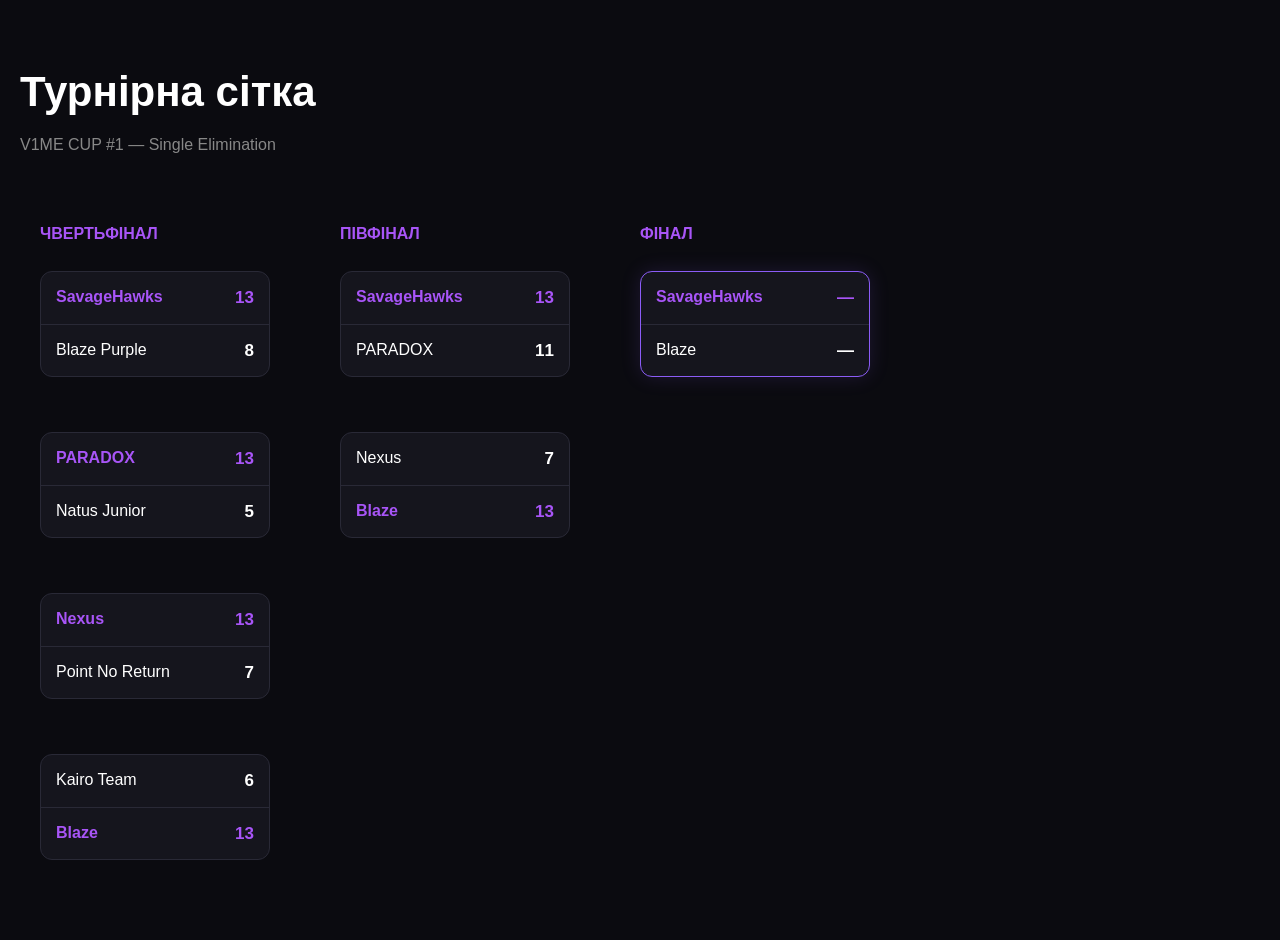
<file: bracket.html>
<!DOCTYPE html>
<html lang="uk">
<head>
    <meta charset="UTF-8">
    <meta name="viewport" content="width=device-width, initial-scale=1.0">

    <title>Сітка — V1ME Community</title>

    <link rel="stylesheet" href="style.css">

    <style>
        body {
            background: #0b0b10;
            color: white;
            font-family: Arial, sans-serif;
            margin: 0;
        }

        .bracket-page {
            max-width: 1400px;
            margin: auto;
            padding: 60px 20px;
        }

        .title {
            font-size: 42px;
            font-weight: 800;
            margin-bottom: 10px;
        }

        .subtitle {
            color: #888;
            margin-bottom: 45px;
        }

        .bracket {
            display: flex;
            gap: 70px;
            overflow-x: auto;
            padding: 20px;
        }

        .round {
            min-width: 230px;
        }

        .round-title {
            color: #a855f7;
            font-weight: 800;
            margin-bottom: 25px;
            text-transform: uppercase;
        }

        .round-matches {
            display: flex;
            flex-direction: column;
            gap: 55px;
        }

        .match-box {
            background: #15151d;
            border: 1px solid #292936;
            border-radius: 12px;
            overflow: hidden;
        }

        .team-row {
            display: flex;
            justify-content: space-between;
            padding: 13px 15px;
            border-bottom: 1px solid #292936;
        }

        .team-row:last-child {
            border-bottom: none;
        }

        .winner {
            color: #a855f7;
            font-weight: 800;
        }

        .score {
            font-weight: 800;
        }

        .final {
            border-color: #8b5cf6;
            box-shadow: 0 0 20px rgba(139,92,246,0.15);
        }
    </style>
</head>

<body>

<div class="bracket-page">

    <h1 class="title">Турнірна сітка</h1>

    <p class="subtitle">
        V1ME CUP #1 — Single Elimination
    </p>

    <div class="bracket">

        <!-- ЧВЕРТЬФІНАЛ -->
        <div class="round">

            <div class="round-title">
                Чвертьфінал
            </div>

            <div class="round-matches">

                <div class="match-box">
                    <div class="team-row winner">
                        SavageHawks
                        <span class="score">13</span>
                    </div>

                    <div class="team-row">
                        Blaze Purple
                        <span class="score">8</span>
                    </div>
                </div>


                <div class="match-box">
                    <div class="team-row winner">
                        PARADOX
                        <span class="score">13</span>
                    </div>

                    <div class="team-row">
                        Natus Junior
                        <span class="score">5</span>
                    </div>
                </div>


                <div class="match-box">
                    <div class="team-row winner">
                        Nexus
                        <span class="score">13</span>
                    </div>

                    <div class="team-row">
                        Point No Return
                        <span class="score">7</span>
                    </div>
                </div>


                <div class="match-box">
                    <div class="team-row">
                        Kairo Team
                        <span class="score">6</span>
                    </div>

                    <div class="team-row winner">
                        Blaze
                        <span class="score">13</span>
                    </div>
                </div>

            </div>
        </div>


        <!-- ПІВФІНАЛ -->
        <div class="round">

            <div class="round-title">
                Півфінал
            </div>

            <div class="round-matches">

                <div class="match-box">
                    <div class="team-row winner">
                        SavageHawks
                        <span class="score">13</span>
                    </div>

                    <div class="team-row">
                        PARADOX
                        <span class="score">11</span>
                    </div>
                </div>


                <div class="match-box">
                    <div class="team-row">
                        Nexus
                        <span class="score">7</span>
                    </div>

                    <div class="team-row winner">
                        Blaze
                        <span class="score">13</span>
                    </div>
                </div>

            </div>
        </div>


        <!-- ФІНАЛ -->
        <div class="round">

            <div class="round-title">
                Фінал
            </div>

            <div class="round-matches">

                <div class="match-box final">

                    <div class="team-row winner">
                        SavageHawks
                        <span class="score">—</span>
                    </div>

                    <div class="team-row">
                        Blaze
                        <span class="score">—</span>
                    </div>

                </div>

            </div>
        </div>

    </div>

</div>

</body>
</html>
</file>
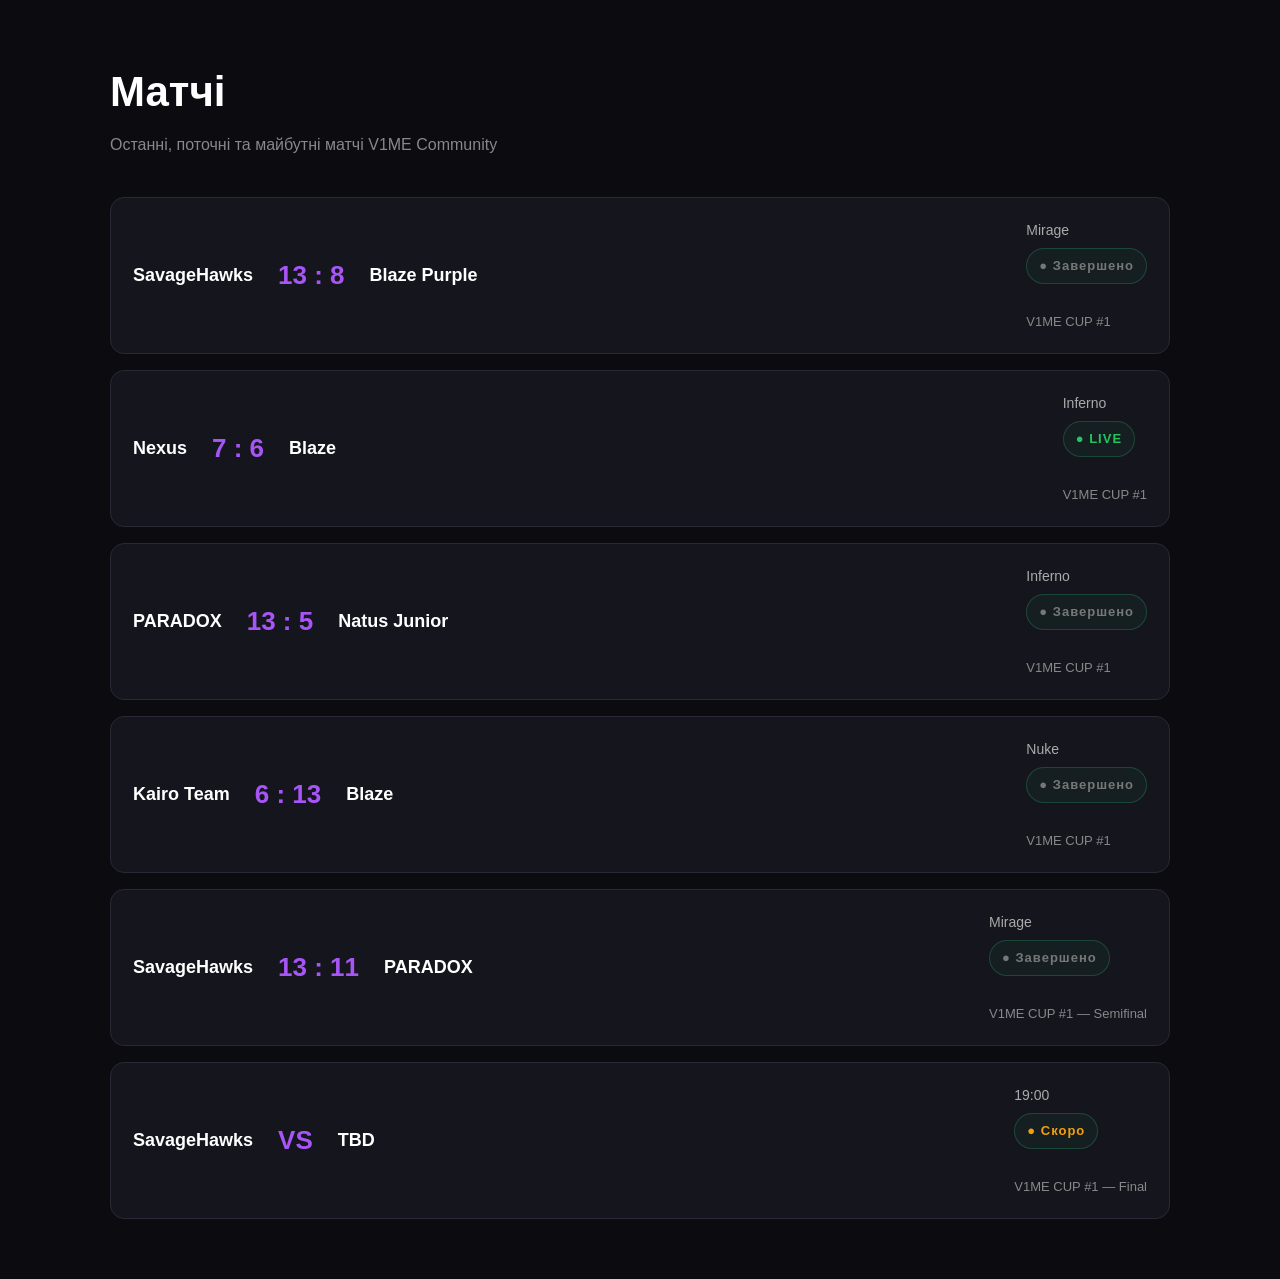
<file: matches.html>
<!DOCTYPE html>
<html lang="uk">
<head>
    <meta charset="UTF-8">
    <meta name="viewport" content="width=device-width, initial-scale=1.0">

    <title>Матчі — V1ME Community</title>

    <link rel="stylesheet" href="style.css">

    <style>
        body {
            background: #0b0b10;
            color: white;
            font-family: Arial, sans-serif;
            margin: 0;
        }

        .matches-container {
            max-width: 1100px;
            margin: auto;
            padding: 60px 20px;
        }

        .page-title {
            font-size: 42px;
            font-weight: 800;
            margin-bottom: 10px;
        }

        .page-description {
            color: #888;
            margin-bottom: 40px;
        }

        .matches {
            display: flex;
            flex-direction: column;
            gap: 16px;
        }

        .match-card {
            background: #15151d;
            border: 1px solid #292936;
            border-radius: 14px;
            padding: 22px;
            display: flex;
            align-items: center;
            justify-content: space-between;
            transition: 0.2s;
        }

        .match-card:hover {
            border-color: #8b5cf6;
            transform: translateY(-2px);
        }

        .teams {
            display: flex;
            align-items: center;
            gap: 25px;
            font-size: 18px;
            font-weight: 700;
        }

        .score {
            color: #a855f7;
            font-size: 26px;
            font-weight: 900;
        }

        .map {
            color: #aaa;
            font-size: 14px;
            margin-bottom: 7px;
        }

        .status {
            font-size: 13px;
            font-weight: 700;
        }

        .live {
            color: #22c55e;
        }

        .finished {
            color: #777;
        }

        .upcoming {
            color: #f59e0b;
        }

        .tournament-name {
            color: #888;
            font-size: 13px;
            margin-top: 6px;
        }

        @media (max-width: 700px) {

            .page-title {
                font-size: 32px;
            }

            .match-card {
                flex-direction: column;
                align-items: flex-start;
                gap: 15px;
            }

            .teams {
                gap: 12px;
                font-size: 15px;
            }

            .score {
                font-size: 22px;
            }
        }
    </style>
</head>

<body>

    <div class="matches-container">

        <h1 class="page-title">Матчі</h1>

        <p class="page-description">
            Останні, поточні та майбутні матчі V1ME Community
        </p>


        <div class="matches">


            <!-- MATCH 1 -->
            <div class="match-card">

                <div class="teams">
                    <span>SavageHawks</span>

                    <span class="score">
                        13 : 8
                    </span>

                    <span>Blaze Purple</span>
                </div>

                <div>
                    <div class="map">
                        Mirage
                    </div>

                    <div class="status finished">
                        ● Завершено
                    </div>

                    <div class="tournament-name">
                        V1ME CUP #1
                    </div>
                </div>

            </div>


            <!-- MATCH 2 -->
            <div class="match-card">

                <div class="teams">
                    <span>Nexus</span>

                    <span class="score">
                        7 : 6
                    </span>

                    <span>Blaze</span>
                </div>

                <div>
                    <div class="map">
                        Inferno
                    </div>

                    <div class="status live">
                        ● LIVE
                    </div>

                    <div class="tournament-name">
                        V1ME CUP #1
                    </div>
                </div>

            </div>


            <!-- MATCH 3 -->
            <div class="match-card">

                <div class="teams">
                    <span>PARADOX</span>

                    <span class="score">
                        13 : 5
                    </span>

                    <span>Natus Junior</span>
                </div>

                <div>
                    <div class="map">
                        Inferno
                    </div>

                    <div class="status finished">
                        ● Завершено
                    </div>

                    <div class="tournament-name">
                        V1ME CUP #1
                    </div>
                </div>

            </div>


            <!-- MATCH 4 -->
            <div class="match-card">

                <div class="teams">
                    <span>Kairo Team</span>

                    <span class="score">
                        6 : 13
                    </span>

                    <span>Blaze</span>
                </div>

                <div>
                    <div class="map">
                        Nuke
                    </div>

                    <div class="status finished">
                        ● Завершено
                    </div>

                    <div class="tournament-name">
                        V1ME CUP #1
                    </div>
                </div>

            </div>


            <!-- MATCH 5 -->
            <div class="match-card">

                <div class="teams">
                    <span>SavageHawks</span>

                    <span class="score">
                        13 : 11
                    </span>

                    <span>PARADOX</span>
                </div>

                <div>
                    <div class="map">
                        Mirage
                    </div>

                    <div class="status finished">
                        ● Завершено
                    </div>

                    <div class="tournament-name">
                        V1ME CUP #1 — Semifinal
                    </div>

                </div>

            </div>


            <!-- MATCH 6 -->
            <div class="match-card">

                <div class="teams">
                    <span>SavageHawks</span>

                    <span class="score">
                        VS
                    </span>

                    <span>TBD</span>
                </div>

                <div>

                    <div class="map">
                        19:00
                    </div>

                    <div class="status upcoming">
                        ● Скоро
                    </div>

                    <div class="tournament-name">
                        V1ME CUP #1 — Final
                    </div>

                </div>

            </div>


        </div>

    </div>

</body>
</html>
</file>
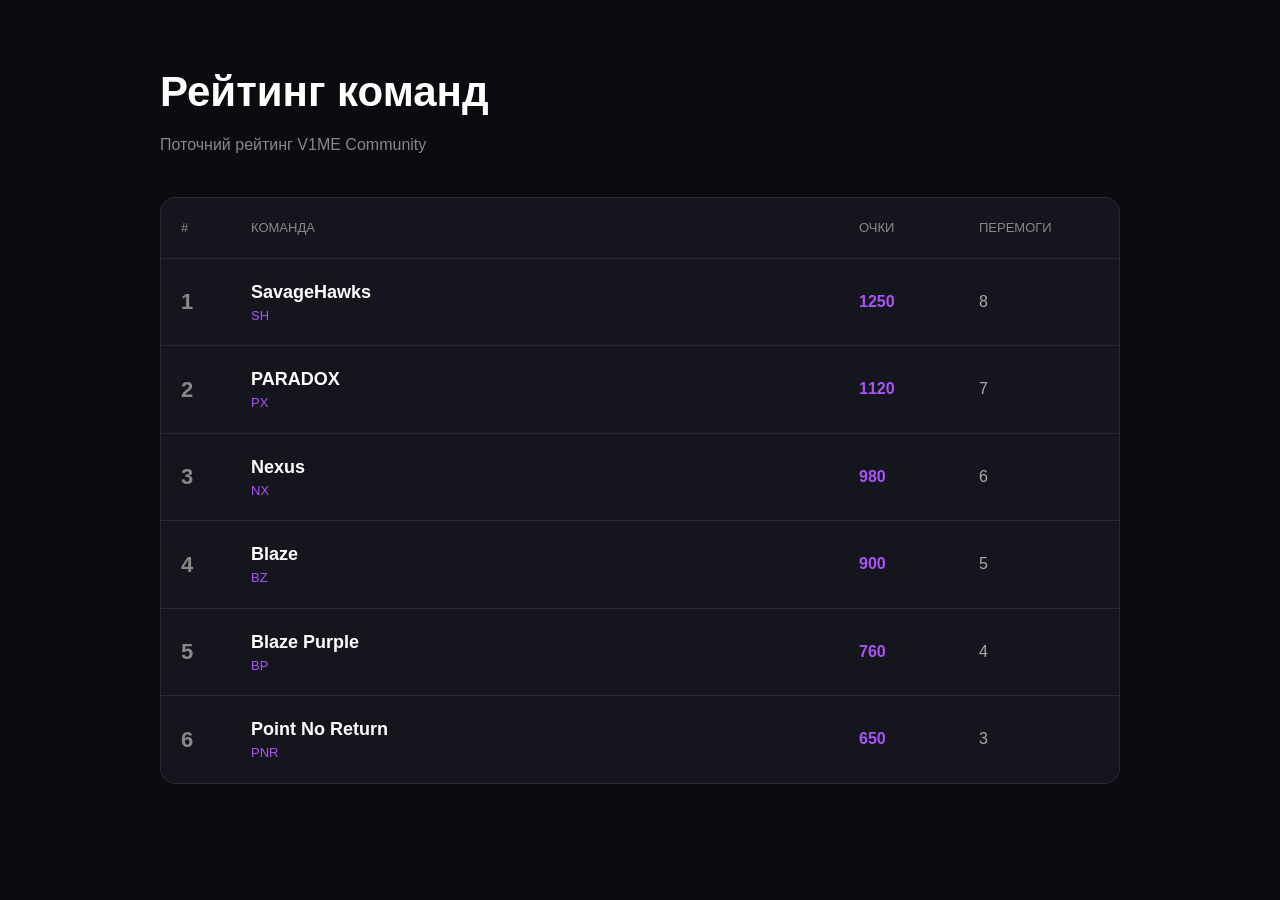
<file: rankings.html>
<!DOCTYPE html>
<html lang="uk">
<head>
    <meta charset="UTF-8">
    <meta name="viewport" content="width=device-width, initial-scale=1.0">

    <title>Рейтинг — V1ME Community</title>

    <link rel="stylesheet" href="style.css">

    <style>
        body {
            background: #0b0b10;
            color: white;
            font-family: Arial, sans-serif;
            margin: 0;
        }

        .ranking-page {
            max-width: 1000px;
            margin: auto;
            padding: 60px 20px;
        }

        .title {
            font-size: 42px;
            font-weight: 800;
            margin-bottom: 10px;
        }

        .subtitle {
            color: #888;
            margin-bottom: 40px;
        }

        .ranking {
            background: #15151d;
            border: 1px solid #292936;
            border-radius: 15px;
            overflow: hidden;
        }

        .ranking-header,
        .ranking-row {
            display: grid;
            grid-template-columns: 70px 1fr 120px 120px;
            align-items: center;
            padding: 20px;
        }

        .ranking-header {
            color: #888;
            font-size: 13px;
            text-transform: uppercase;
            border-bottom: 1px solid #292936;
        }

        .ranking-row {
            border-bottom: 1px solid #292936;
            transition: 0.2s;
        }

        .ranking-row:last-child {
            border-bottom: none;
        }

        .ranking-row:hover {
            background: #1b1b25;
        }

        .position {
            font-size: 22px;
            font-weight: 900;
            color: #888;
        }

        .team-name {
            font-size: 18px;
            font-weight: 800;
        }

        .tag {
            color: #a855f7;
            font-size: 13px;
        }

        .points {
            font-weight: 800;
            color: #a855f7;
        }

        .wins {
            color: #aaa;
        }

        @media (max-width: 700px) {

            .title {
                font-size: 32px;
            }

            .ranking-header,
            .ranking-row {
                grid-template-columns: 45px 1fr 80px;
                padding: 15px;
            }

            .ranking-header div:nth-child(4),
            .ranking-row div:nth-child(4) {
                display: none;
            }
        }
    </style>
</head>

<body>

<div class="ranking-page">

    <h1 class="title">Рейтинг команд</h1>

    <p class="subtitle">
        Поточний рейтинг V1ME Community
    </p>


    <div class="ranking">

        <div class="ranking-header">
            <div>#</div>
            <div>Команда</div>
            <div>Очки</div>
            <div>Перемоги</div>
        </div>


        <div class="ranking-row">

            <div class="position">1</div>

            <div>
                <div class="team-name">
                    SavageHawks
                </div>

                <div class="tag">
                    SH
                </div>
            </div>

            <div class="points">
                1250
            </div>

            <div class="wins">
                8
            </div>

        </div>


        <div class="ranking-row">

            <div class="position">2</div>

            <div>
                <div class="team-name">
                    PARADOX
                </div>

                <div class="tag">
                    PX
                </div>
            </div>

            <div class="points">
                1120
            </div>

            <div class="wins">
                7
            </div>

        </div>


        <div class="ranking-row">

            <div class="position">3</div>

            <div>
                <div class="team-name">
                    Nexus
                </div>

                <div class="tag">
                    NX
                </div>
            </div>

            <div class="points">
                980
            </div>

            <div class="wins">
                6
            </div>

        </div>


        <div class="ranking-row">

            <div class="position">4</div>

            <div>
                <div class="team-name">
                    Blaze
                </div>

                <div class="tag">
                    BZ
                </div>
            </div>

            <div class="points">
                900
            </div>

            <div class="wins">
                5
            </div>

        </div>


        <div class="ranking-row">

            <div class="position">5</div>

            <div>
                <div class="team-name">
                    Blaze Purple
                </div>

                <div class="tag">
                    BP
                </div>
            </div>

            <div class="points">
                760
            </div>

            <div class="wins">
                4
            </div>

        </div>


        <div class="ranking-row">

            <div class="position">6</div>

            <div>
                <div class="team-name">
                    Point No Return
                </div>

                <div class="tag">
                    PNR
                </div>
            </div>

            <div class="points">
                650
            </div>

            <div class="wins">
                3
            </div>

        </div>

    </div>

</div>

</body>
</html>
</file>
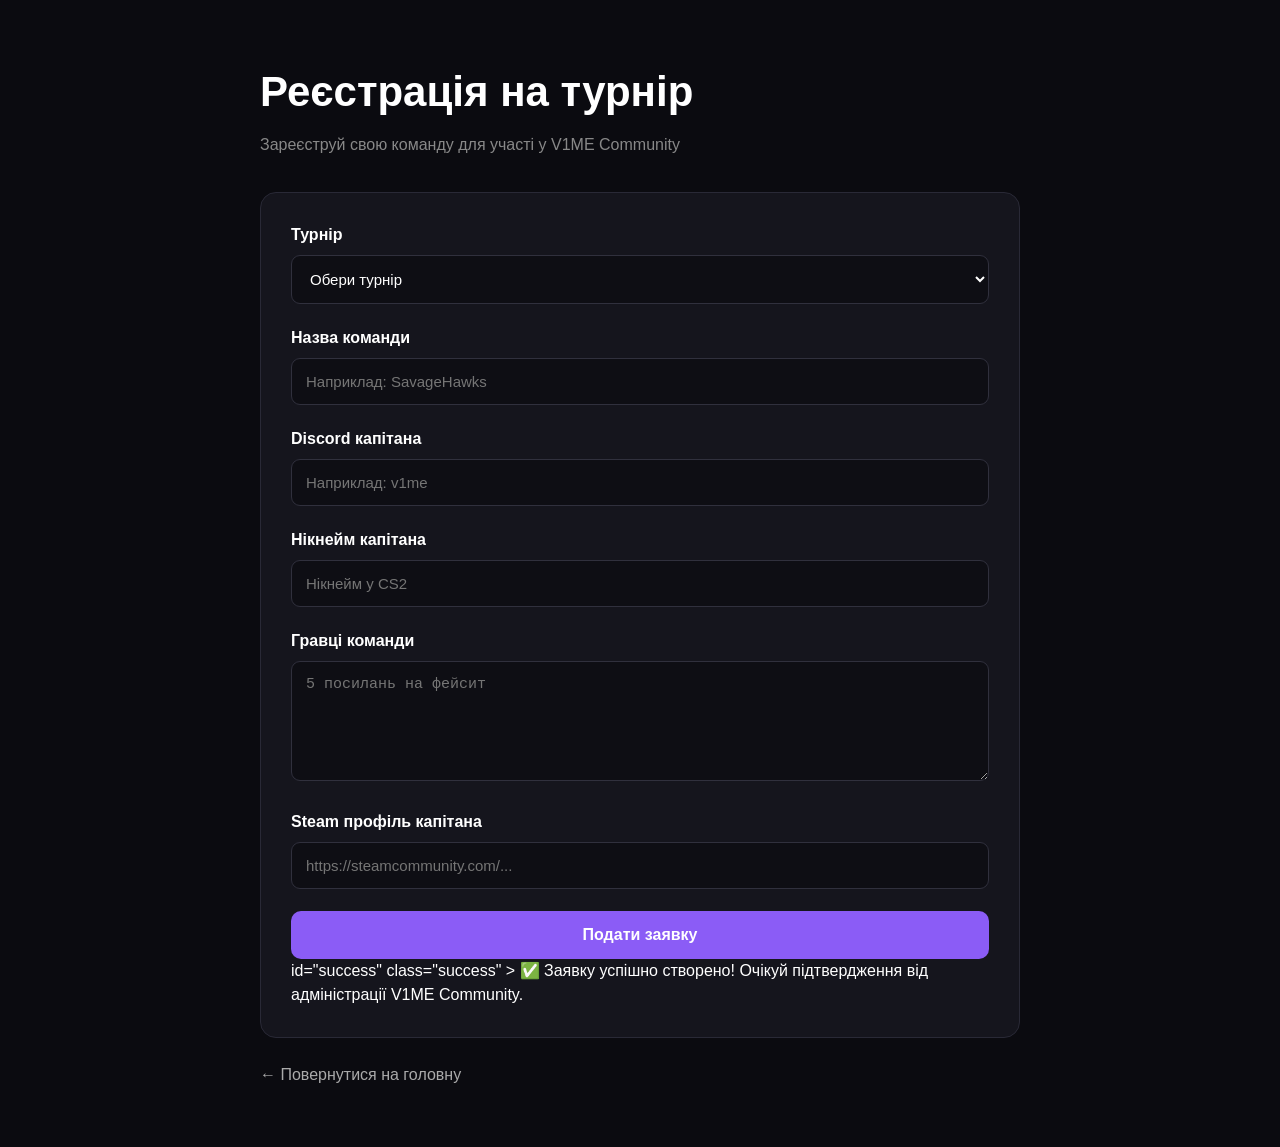
<file: register.html>
<!DOCTYPE html>
<html lang="uk">

<head>
    <meta charset="UTF-8">
    <meta name="viewport" content="width=device-width, initial-scale=1.0">

    <title>Реєстрація — V1ME Community</title>

    <link rel="stylesheet" href="style.css">

    <style>

        body {
            background: #0b0b10;
            color: white;
            font-family: Arial, sans-serif;
            margin: 0;
        }

        .register-page {
            max-width: 800px;
            margin: auto;
            padding: 60px 20px;
        }

        .title {
            font-size: 42px;
            font-weight: 800;
            margin-bottom: 10px;
        }

        .subtitle {
            color: #888;
            margin-bottom: 35px;
        }

        .form-box {
            background: #15151d;
            border: 1px solid #292936;
            border-radius: 16px;
            padding: 30px;
        }

        .form-group {
            margin-bottom: 22px;
        }

        label {
            display: block;
            margin-bottom: 8px;
            font-weight: 700;
        }

        input,
        select,
        textarea {
            width: 100%;
            box-sizing: border-box;
            padding: 14px;
            background: #0e0e14;
            border: 1px solid #30303d;
            border-radius: 9px;
            color: white;
            font-size: 15px;
            outline: none;
        }

        input:focus,
        select:focus,
        textarea:focus {
            border-color: #8b5cf6;
        }

        textarea {
            min-height: 120px;
            resize: vertical;
        }

        .submit-button {
            width: 100%;
            padding: 15px;
            border: none;
            border-radius: 10px;
            background: #8b5cf6;
            color: white;
            font-size: 16px;
            font-weight: 800;
            cursor: pointer;
            transition: 0.2s;
        }

        .submit-button:hover {
            background: #7c3aed;
            transform: translateY(-2px);
        }

        .success {
            display: none;
            margin-top: 20px;
            padding: 15px;
            border-radius: 10px;
            background: #12351f;
            border: 1px solid #22c55e;
            color: #4ade80;
        }

        .back {
            display: inline-block;
            margin-top: 25px;
            color: #aaa;
            text-decoration: none;
        }

        .back:hover {
            color: white;
        }

    </style>

</head>


<body>

<div class="register-page">

    <h1 class="title">
        Реєстрація на турнір
    </h1>

    <p class="subtitle">
        Зареєструй свою команду для участі у V1ME Community
    </p>


    <div class="form-box">

        <form id="registerForm">


            <!-- ТУРНІР -->

            <div class="form-group">

                <label>
                    Турнір
                </label>

                <select id="tournament" required>

                    <option value="">
                        Обери турнір
                    </option>

                    <option value="V1ME CUP #1">
                        V1ME CUP #1 — 500₴
                    </option>

                    <option value="V1ME NIGHT CUP">
                        V1ME NIGHT CUP — 300₴
                    </option>

                    <option value="V1ME OPEN #2">
                        V1ME OPEN #2 — 1000₴
                    </option>

                </select>

            </div>


            <!-- НАЗВА КОМАНДИ -->

            <div class="form-group">

                <label>
                    Назва команди
                </label>

                <input
                    type="text"
                    id="team"
                    placeholder="Наприклад: SavageHawks"
                    required
                >

            </div>


            <!-- DISCORD -->

            <div class="form-group">

                <label>
                    Discord капітана
                </label>

                <input
                    type="text"
                    id="discord"
                    placeholder="Наприклад: v1me"
                    required
                >

            </div>


            <!-- КАПІТАН -->

            <div class="form-group">

                <label>
                    Нікнейм капітана
                </label>

                <input
                    type="text"
                    id="captain"
                    placeholder="Нікнейм у CS2"
                    required
                >

            </div>


            <!-- ГРАВЦІ -->

            <div class="form-group">

                <label>
                    Гравці команди
                </label>

                <textarea
                    id="players"
                    placeholder="5 посилань на фейсит"
                    required
                ></textarea>

            </div>


            <!-- STEAM -->

            <div class="form-group">

                <label>
                    Steam профіль капітана
                </label>

                <input
                    type="url"
                    id="steam"
                    placeholder="https://steamcommunity.com/..."
                    required
                >

            </div>


            <button
                type="submit"
                class="submit-button"
            >
                Подати заявку
            </button>


            <div>
                id="success"
                class="success"
            >
                ✅ Заявку успішно створено!
                Очікуй підтвердження від адміністрації V1ME Community.
            </div>

        </form>

    </div>


    <a
        href="index.html"
        class="back"
    >
        ← Повернутися на головну
    </a>

</div>


<script>

    document
        .getElementById("registerForm")
        .addEventListener("submit", function(event) {

            event.preventDefault();

            document
                .getElementById("success")
                .style.display = "block";

            document
                .getElementById("registerForm")
                .reset();

        });

</script>


</body>
</html>
</file>
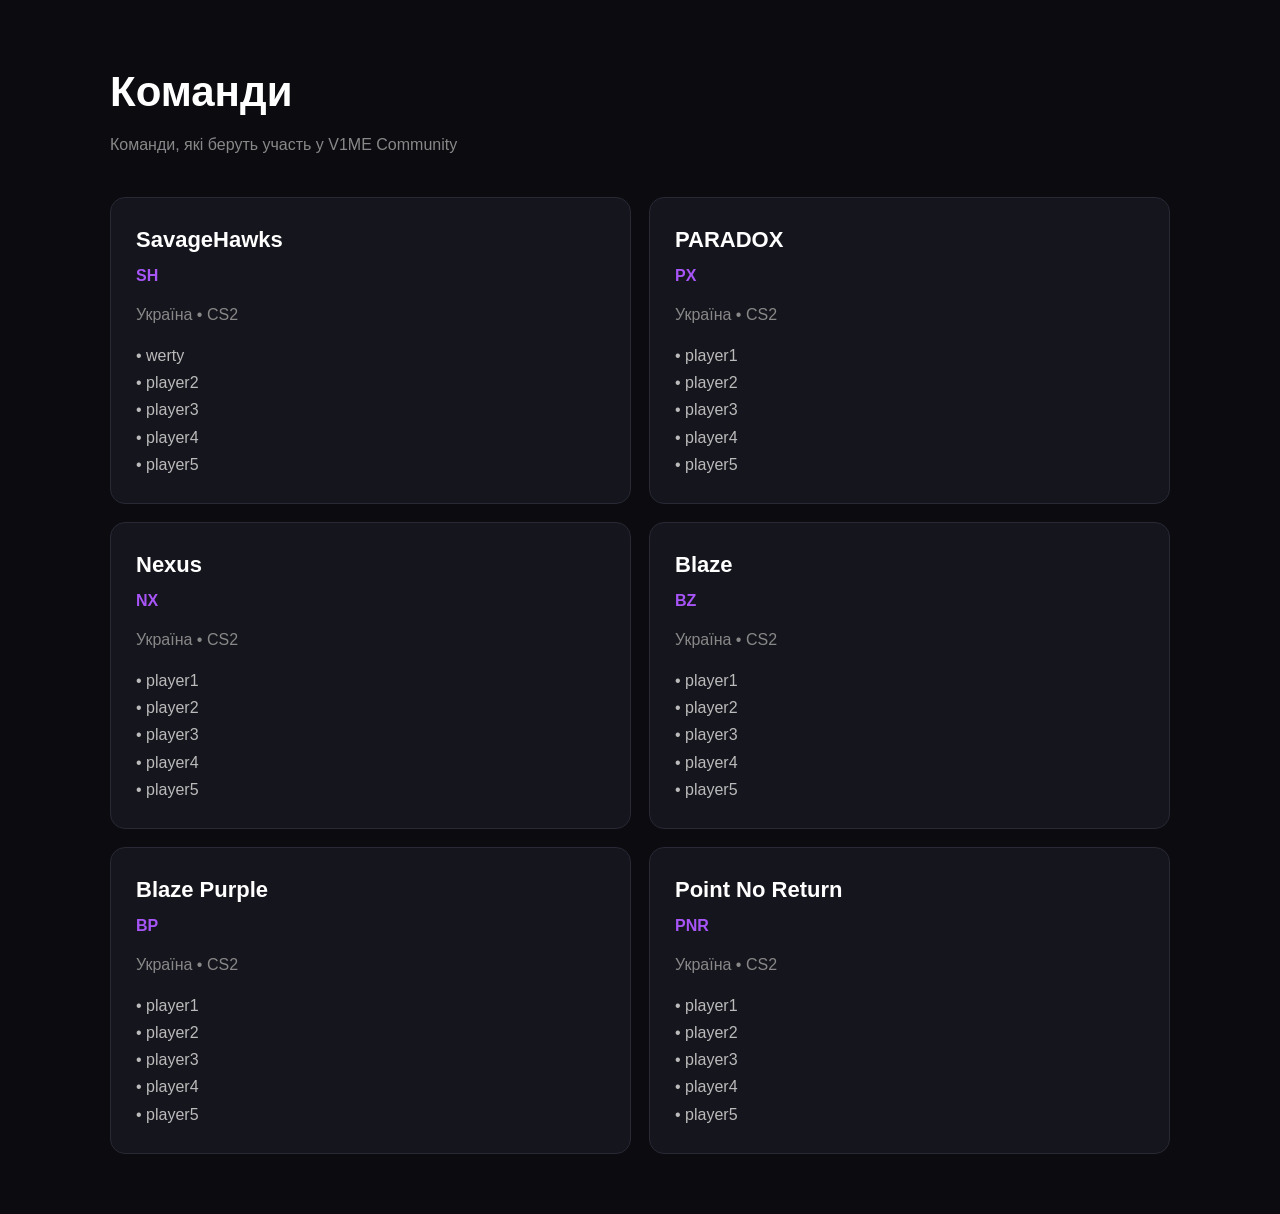
<file: teams.html>
<!DOCTYPE html>
<html lang="uk">
<head>
    <meta charset="UTF-8">
    <meta name="viewport" content="width=device-width, initial-scale=1.0">

    <title>Команди — V1ME Community</title>

    <link rel="stylesheet" href="style.css">

    <style>
        body {
            background: #0b0b10;
            color: white;
            font-family: Arial, sans-serif;
            margin: 0;
        }

        .teams-page {
            max-width: 1100px;
            margin: auto;
            padding: 60px 20px;
        }

        .title {
            font-size: 42px;
            font-weight: 800;
            margin-bottom: 10px;
        }

        .subtitle {
            color: #888;
            margin-bottom: 40px;
        }

        .teams-grid {
            display: grid;
            grid-template-columns: repeat(2, 1fr);
            gap: 18px;
        }

        .team-card {
            background: #15151d;
            border: 1px solid #292936;
            border-radius: 15px;
            padding: 25px;
            transition: 0.2s;
        }

        .team-card:hover {
            border-color: #8b5cf6;
            transform: translateY(-3px);
        }

        .team-name {
            font-size: 22px;
            font-weight: 800;
            margin-bottom: 8px;
        }

        .team-tag {
            color: #a855f7;
            font-weight: bold;
        }

        .team-info {
            color: #888;
            margin-top: 15px;
        }

        .players {
            margin-top: 15px;
            color: #bbb;
            line-height: 1.7;
        }

        @media (max-width: 700px) {
            .teams-grid {
                grid-template-columns: 1fr;
            }

            .title {
                font-size: 32px;
            }
        }
    </style>
</head>

<body>

<div class="teams-page">

    <h1 class="title">Команди</h1>

    <p class="subtitle">
        Команди, які беруть участь у V1ME Community
    </p>

    <div class="teams-grid">

        <div class="team-card">
            <div class="team-name">SavageHawks</div>
            <div class="team-tag">SH</div>

            <div class="team-info">
                Україна • CS2
            </div>

            <div class="players">
                • werty<br>
                • player2<br>
                • player3<br>
                • player4<br>
                • player5
            </div>
        </div>


        <div class="team-card">
            <div class="team-name">PARADOX</div>
            <div class="team-tag">PX</div>

            <div class="team-info">
                Україна • CS2
            </div>

            <div class="players">
                • player1<br>
                • player2<br>
                • player3<br>
                • player4<br>
                • player5
            </div>
        </div>


        <div class="team-card">
            <div class="team-name">Nexus</div>
            <div class="team-tag">NX</div>

            <div class="team-info">
                Україна • CS2
            </div>

            <div class="players">
                • player1<br>
                • player2<br>
                • player3<br>
                • player4<br>
                • player5
            </div>
        </div>


        <div class="team-card">
            <div class="team-name">Blaze</div>
            <div class="team-tag">BZ</div>

            <div class="team-info">
                Україна • CS2
            </div>

            <div class="players">
                • player1<br>
                • player2<br>
                • player3<br>
                • player4<br>
                • player5
            </div>
        </div>


        <div class="team-card">
            <div class="team-name">Blaze Purple</div>
            <div class="team-tag">BP</div>

            <div class="team-info">
                Україна • CS2
            </div>

            <div class="players">
                • player1<br>
                • player2<br>
                • player3<br>
                • player4<br>
                • player5
            </div>
        </div>


        <div class="team-card">
            <div class="team-name">Point No Return</div>
            <div class="team-tag">PNR</div>

            <div class="team-info">
                Україна • CS2
            </div>

            <div class="players">
                • player1<br>
                • player2<br>
                • player3<br>
                • player4<br>
                • player5
            </div>
        </div>

    </div>

</div>

</body>
</html>
</file>
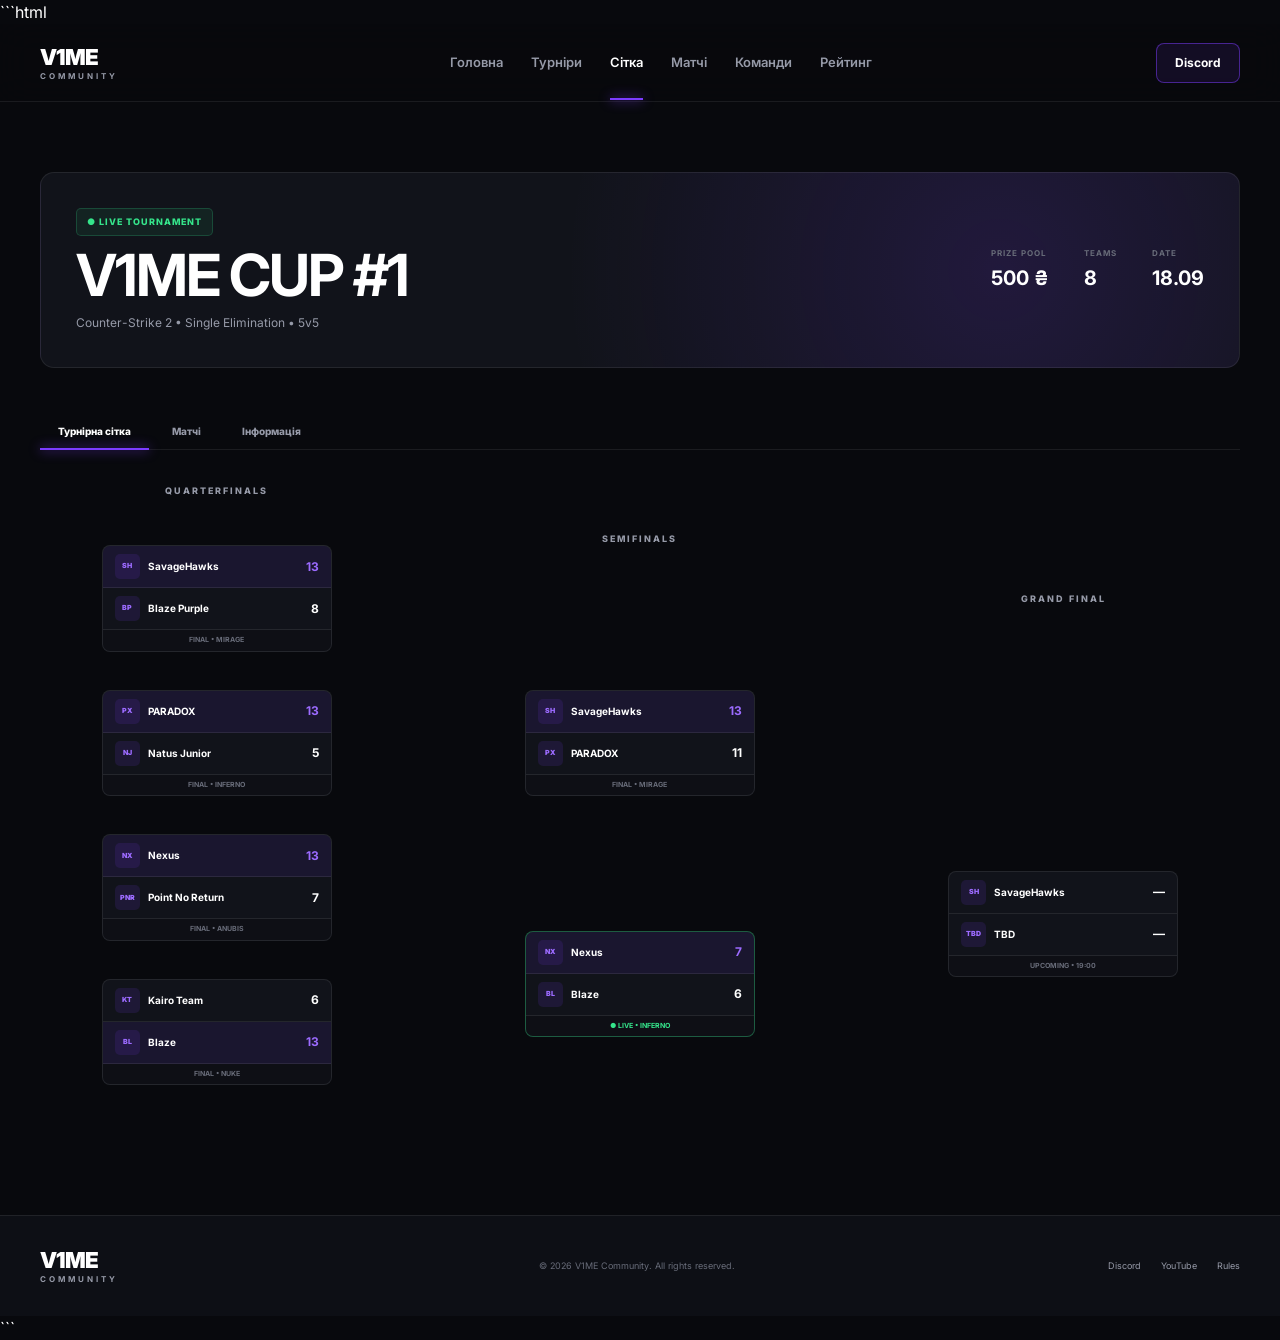
<file: tournament2).html>
```html
<!DOCTYPE html>
<html lang="uk">

<head>

    <meta charset="UTF-8">

    <meta
        name="viewport"
        content="width=device-width, initial-scale=1.0">

    <title>V1ME CUP #1 — V1ME Community</title>

    <link
        rel="stylesheet"
        href="style.css">


    <style>

        /* =========================
           TOURNAMENT PAGE
        ========================= */

        .tournament-page {
            padding: 70px 0 100px;
        }


        /* =========================
           TOURNAMENT HEADER
        ========================= */

        .tournament-header {
            display: flex;

            align-items: center;
            justify-content: space-between;

            gap: 40px;

            margin-bottom: 45px;

            padding: 35px;

            border: 1px solid var(--border);

            border-radius: 14px;

            background:
                radial-gradient(
                    circle at 80% 50%,
                    rgba(124,60,255,0.15),
                    transparent 45%
                ),
                var(--card);
        }


        .tournament-title {

            display: flex;

            flex-direction: column;

            gap: 10px;

        }


        .tournament-title .live-label {

            width: fit-content;

            padding: 6px 10px;

            border-radius: 5px;

            color: var(--green);

            background:
                rgba(53,229,139,0.08);

            border:
                1px solid
                rgba(53,229,139,0.2);

            font-size: 9px;

            font-weight: 800;

            letter-spacing: 1px;

        }


        .tournament-title h1 {

            font-size: clamp(35px,5vw,58px);

            line-height: 1;

            letter-spacing: -2px;

        }


        .tournament-title p {

            color: var(--text-secondary);

            font-size: 12px;

        }


        .tournament-stats {

            display: flex;

            gap: 35px;

        }


        .t-stat {

            display: flex;

            flex-direction: column;

            gap: 4px;

        }


        .t-stat small {

            color: var(--text-dark);

            font-size: 8px;

            font-weight: 700;

            letter-spacing: 1px;

        }


        .t-stat strong {

            font-size: 20px;

        }


        /* =========================
           TABS
        ========================= */

        .tournament-tabs {

            display: flex;

            gap: 5px;

            margin-bottom: 25px;

            border-bottom:
                1px solid var(--border);

        }


        .tournament-tab {

            padding: 12px 18px;

            border: none;

            background: transparent;

            color: var(--text-secondary);

            font-family: inherit;

            font-size: 10px;

            font-weight: 800;

            cursor: pointer;

            position: relative;

        }


        .tournament-tab.active {

            color: white;

        }


        .tournament-tab.active::after {

            content: '';

            position: absolute;

            left: 0;

            right: 0;

            bottom: -1px;

            height: 2px;

            background: var(--accent);

            box-shadow:
                0 0 12px var(--accent);

        }


        /* =========================
           BRACKET
        ========================= */

        .bracket-wrapper {

            overflow-x: auto;

            padding-bottom: 20px;

        }


        .bracket {

            min-width: 1000px;

            display: grid;

            grid-template-columns:
                1fr 1fr 1fr;

            gap: 70px;

            align-items: center;

            min-height: 620px;

        }


        .round {

            display: flex;

            flex-direction: column;

            justify-content: space-around;

            height: 100%;

            gap: 20px;

        }


        .round-title {

            margin-bottom: 10px;

            color: var(--text-secondary);

            font-size: 9px;

            font-weight: 800;

            letter-spacing: 2px;

            text-align: center;

        }


        /* =========================
           MATCH CARD
        ========================= */

        .bracket-match {

            position: relative;

            width: 230px;

            margin: 0 auto;

            border:
                1px solid var(--border);

            border-radius: 8px;

            overflow: hidden;

            background: var(--card);

            transition: 0.25s ease;

        }


        .bracket-match:hover {

            transform: translateY(-3px);

            border-color:
                rgba(124,60,255,0.4);

            box-shadow:
                0 10px 30px
                rgba(0,0,0,0.25);

        }


        .bracket-match.live-match {

            border-color:
                rgba(53,229,139,0.35);

        }


        .bracket-team {

            display: flex;

            align-items: center;

            justify-content: space-between;

            gap: 10px;

            min-height: 42px;

            padding: 0 12px;

            border-bottom:
                1px solid var(--border);

            font-size: 10px;

            font-weight: 700;

        }


        .bracket-team:last-child {

            border-bottom: none;

        }


        .bracket-team.winner {

            background:
                rgba(124,60,255,0.09);

        }


        .team-left {

            display: flex;

            align-items: center;

            gap: 8px;

        }


        .mini-logo {

            display: flex;

            align-items: center;

            justify-content: center;

            width: 25px;

            height: 25px;

            border-radius: 5px;

            background:
                rgba(124,60,255,0.12);

            color: var(--accent-light);

            font-size: 7px;

            font-weight: 900;

        }


        .team-score {

            font-size: 12px;

        }


        .winner .team-score {

            color: var(--accent-light);

        }


        .match-info {

            padding: 5px 10px;

            background:
                rgba(0,0,0,0.2);

            color: var(--text-dark);

            text-align: center;

            font-size: 7px;

            font-weight: 700;

        }


        .live-match .match-info {

            color: var(--green);

        }


        /* =========================
           CONNECTORS
        ========================= */

        .round:not(:last-child)
        .bracket-match::after {

            content: '';

            position: absolute;

            top: 50%;

            right: -70px;

            width: 70px;

            height: 1px;

            background:
                rgba(255,255,255,0.12);

        }


        /* =========================
           MATCHES LIST
        ========================= */

        .matches-panel {

            display: none;

        }


        .matches-panel.active {

            display: block;

        }


        .match-list {

            display: flex;

            flex-direction: column;

            gap: 8px;

        }


        .match-row {

            display: grid;

            grid-template-columns:
                100px 1fr 100px;

            align-items: center;

            gap: 20px;

            min-height: 70px;

            padding: 10px 20px;

            border:
                1px solid var(--border);

            border-radius: 8px;

            background: var(--card);

        }


        .match-row-status {

            color: var(--text-secondary);

            font-size: 8px;

            font-weight: 800;

            letter-spacing: 1px;

        }


        .match-row-status.live {

            color: var(--green);

        }


        .match-teams {

            display: flex;

            align-items: center;

            justify-content: center;

            gap: 20px;

            font-size: 11px;

            font-weight: 700;

        }


        .match-score {

            font-size: 17px;

            font-weight: 900;

        }


        .match-time {

            color: var(--text-secondary);

            text-align: right;

            font-size: 9px;

        }


        /* =========================
           INFORMATION
        ========================= */

        .info-panel {

            display: none;

        }


        .info-panel.active {

            display: block;

        }


        .info-grid {

            display: grid;

            grid-template-columns:
                repeat(2,1fr);

            gap: 15px;

        }


        .info-card {

            padding: 25px;

            border:
                1px solid var(--border);

            border-radius: 10px;

            background: var(--card);

        }


        .info-card h3 {

            margin-bottom: 12px;

            font-size: 15px;

        }


        .info-card p {

            color: var(--text-secondary);

            font-size: 11px;

            line-height: 1.8;

        }


        /* =========================
           RESPONSIVE
        ========================= */

        @media(max-width:800px) {

            .tournament-header {

                flex-direction: column;

                align-items: flex-start;

            }


            .tournament-stats {

                width: 100%;

                justify-content: space-between;

            }


            .info-grid {

                grid-template-columns: 1fr;

            }


            .match-row {

                grid-template-columns:
                    70px 1fr 60px;

                gap: 10px;

            }


            .match-teams {

                gap: 8px;

                font-size: 9px;

            }

        }

    </style>

</head>


<body>


<!-- =========================
     HEADER
========================= -->

<header class="header">

    <div class="container header-content">


        <a href="index.html" class="logo">

            <span>
                V1ME
            </span>

            <small>
                COMMUNITY
            </small>

        </a>


        <nav class="nav">

            <a href="index.html">
                Головна
            </a>

            <a href="tournaments.html">
                Турніри
            </a>

            <a
                href="tournament.html"
                class="active">

                Сітка

            </a>

            <a href="#">
                Матчі
            </a>

            <a href="#">
                Команди
            </a>

            <a href="#">
                Рейтинг
            </a>

        </nav>


        <a href="#" class="discord-button">
            Discord
        </a>

    </div>

</header>



<!-- =========================
     MAIN
========================= -->

<main>

<section class="tournament-page">

<div class="container">


<!-- =========================
     TOURNAMENT HEADER
========================= -->

<div class="tournament-header">


    <div class="tournament-title">

        <span class="live-label">
            ● LIVE TOURNAMENT
        </span>

        <h1>
            V1ME CUP #1
        </h1>

        <p>
            Counter-Strike 2 • Single Elimination • 5v5
        </p>

    </div>


    <div class="tournament-stats">


        <div class="t-stat">

            <small>
                PRIZE POOL
            </small>

            <strong>
                500 ₴
            </strong>

        </div>


        <div class="t-stat">

            <small>
                TEAMS
            </small>

            <strong>
                8
            </strong>

        </div>


        <div class="t-stat">

            <small>
                DATE
            </small>

            <strong>
                18.09
            </strong>

        </div>


    </div>

</div>



<!-- =========================
     TABS
========================= -->

<div class="tournament-tabs">


    <button
        class="tournament-tab active"
        data-tab="bracket">

        Турнірна сітка

    </button>


    <button
        class="tournament-tab"
        data-tab="matches">

        Матчі

    </button>


    <button
        class="tournament-tab"
        data-tab="info">

        Інформація

    </button>


</div>



<!-- =========================
     BRACKET
========================= -->

<div
    class="matches-panel active"
    id="bracket">


<div class="bracket-wrapper">


<div class="bracket">


<!-- QUARTERFINALS -->

<div class="round">

<div class="round-title">
    QUARTERFINALS
</div>


<div class="bracket-match">

    <div class="bracket-team winner">

        <div class="team-left">

            <span class="mini-logo">
                SH
            </span>

            SavageHawks

        </div>

        <span class="team-score">
            13
        </span>

    </div>


    <div class="bracket-team">

        <div class="team-left">

            <span class="mini-logo">
                BP
            </span>

            Blaze Purple

        </div>

        <span class="team-score">
            8
        </span>

    </div>


    <div class="match-info">
        FINAL • MIRAGE
    </div>

</div>



<div class="bracket-match">

    <div class="bracket-team winner">

        <div class="team-left">

            <span class="mini-logo">
                PX
            </span>

            PARADOX

        </div>

        <span class="team-score">
            13
        </span>

    </div>


    <div class="bracket-team">

        <div class="team-left">

            <span class="mini-logo">
                NJ
            </span>

            Natus Junior

        </div>

        <span class="team-score">
            5
        </span>

    </div>


    <div class="match-info">
        FINAL • INFERNO
    </div>

</div>



<div class="bracket-match">

    <div class="bracket-team winner">

        <div class="team-left">

            <span class="mini-logo">
                NX
            </span>

            Nexus

        </div>

        <span class="team-score">
            13
        </span>

    </div>


    <div class="bracket-team">

        <div class="team-left">

            <span class="mini-logo">
                PNR
            </span>

            Point No Return

        </div>

        <span class="team-score">
            7
        </span>

    </div>


    <div class="match-info">
        FINAL • ANUBIS
    </div>

</div>



<div class="bracket-match">

    <div class="bracket-team">

        <div class="team-left">

            <span class="mini-logo">
                KT
            </span>

            Kairo Team

        </div>

        <span class="team-score">
            6
        </span>

    </div>


    <div class="bracket-team winner">

        <div class="team-left">

            <span class="mini-logo">
                BL
            </span>

            Blaze

        </div>

        <span class="team-score">
            13
        </span>

    </div>


    <div class="match-info">
        FINAL • NUKE
    </div>

</div>

</div>



<!-- SEMIFINALS -->

<div class="round">

<div class="round-title">
    SEMIFINALS
</div>


<div class="bracket-match">

    <div class="bracket-team winner">

        <div class="team-left">

            <span class="mini-logo">
                SH
            </span>

            SavageHawks

        </div>

        <span class="team-score">
            13
        </span>

    </div>


    <div class="bracket-team">

        <div class="team-left">

            <span class="mini-logo">
                PX
            </span>

            PARADOX

        </div>

        <span class="team-score">
            11
        </span>

    </div>


    <div class="match-info">
        FINAL • MIRAGE
    </div>

</div>



<div class="bracket-match live-match">

    <div class="bracket-team winner">

        <div class="team-left">

            <span class="mini-logo">
                NX
            </span>

            Nexus

        </div>

        <span class="team-score">
            7
        </span>

    </div>


    <div class="bracket-team">

        <div class="team-left">

            <span class="mini-logo">
                BL
            </span>

            Blaze

        </div>

        <span class="team-score">
            6
        </span>

    </div>


    <div class="match-info">
        ● LIVE • INFERNO
    </div>

</div>

</div>



<!-- FINAL -->

<div class="round">

<div class="round-title">
    GRAND FINAL
</div>


<div class="bracket-match">

    <div class="bracket-team">

        <div class="team-left">

            <span class="mini-logo">
                SH
            </span>

            SavageHawks

        </div>

        <span class="team-score">
            —
        </span>

    </div>


    <div class="bracket-team">

        <div class="team-left">

            <span class="mini-logo">
                TBD
            </span>

            TBD

        </div>

        <span class="team-score">
            —
        </span>

    </div>


    <div class="match-info">
        UPCOMING • 19:00
    </div>

</div>

</div>


</div>

</div>

</div>



<!-- =========================
     MATCHES
========================= -->

<div
    class="matches-panel"
    id="matches">


<div class="match-list">


<div class="match-row">

    <div class="match-row-status">
        FINAL
    </div>

    <div class="match-teams">

        SavageHawks

        <span class="match-score">
            13 : 8
        </span>

        Blaze Purple

    </div>

    <div class="match-time">
        Mirage
    </div>

</div>



<div class="match-row">

    <div class="match-row-status live">
        ● LIVE
    </div>

    <div class="match-teams">

        Nexus

        <span class="match-score">
            7 : 6
        </span>

        Blaze

    </div>

    <div class="match-time">
        Inferno
    </div>

</div>



<div class="match-row">

    <div class="match-row-status">
        UPCOMING
    </div>

    <div class="match-teams">

        SavageHawks

        <span class="match-score">
            VS
        </span>

        TBD

    </div>

    <div class="match-time">
        19:00
    </div>

</div>


</div>

</div>



<!-- =========================
     INFO
========================= -->

<div
    class="info-panel"
    id="info">


<div class="info-grid">


<div class="info-card">

    <h3>
        Про турнір
    </h3>

    <p>
        V1ME CUP #1 — перший великий турнір
        V1ME Community з Counter-Strike 2.
        У турнірі беруть участь 8 команд.
        Формат — Single Elimination.
    </p>

</div>


<div class="info-card">

    <h3>
        Формат
    </h3>

    <p>
        Усі матчі проходять у форматі 5v5.
        Команда, яка програла матч,
        вибуває з турніру.
        Переможець проходить у наступний раунд.
    </p>

</div>


<div class="info-card">

    <h3>
        Призовий фонд
    </h3>

    <p>
        Загальний призовий фонд турніру —
        500 ₴.
        Розподіл призів визначається
        організаторами турніру.
    </p>

</div>


<div class="info-card">

    <h3>
        Правила
    </h3>

    <p>
        Учасники повинні дотримуватися
        правил V1ME Community та
        загальних правил чесної гри.
    </p>

</div>


</div>

</div>


</div>

</section>

</main>



<!-- =========================
     FOOTER
========================= -->

<footer class="footer">

<div class="container footer-content">


<div class="logo">

    <span>
        V1ME
    </span>

    <small>
        COMMUNITY
    </small>

</div>


<p>
    © 2026 V1ME Community.
    All rights reserved.
</p>


<div class="footer-links">

    <a href="#">
        Discord
    </a>

    <a href="#">
        YouTube
    </a>

    <a href="#">
        Rules
    </a>

</div>


</div>

</footer>



<!-- =========================
     TAB JAVASCRIPT
========================= -->

<script>

const tabs =
    document.querySelectorAll('.tournament-tab');

const panels =
    document.querySelectorAll(
        '.matches-panel, .info-panel'
    );


tabs.forEach(tab => {

    tab.addEventListener('click', () => {


        /*
         * Remove active state
         */

        tabs.forEach(item => {

            item.classList.remove('active');

        });


        /*
         * Activate selected tab
         */

        tab.classList.add('active');


        /*
         * Hide all panels
         */

        panels.forEach(panel => {

            panel.classList.remove('active');

        });


        /*
         * Show selected panel
         */

        const selected =
            document.getElementById(
                tab.dataset.tab
            );


        if (selected) {

            selected.classList.add('active');

        }

    });

});

</script>


</body>

</html>
```
</file>
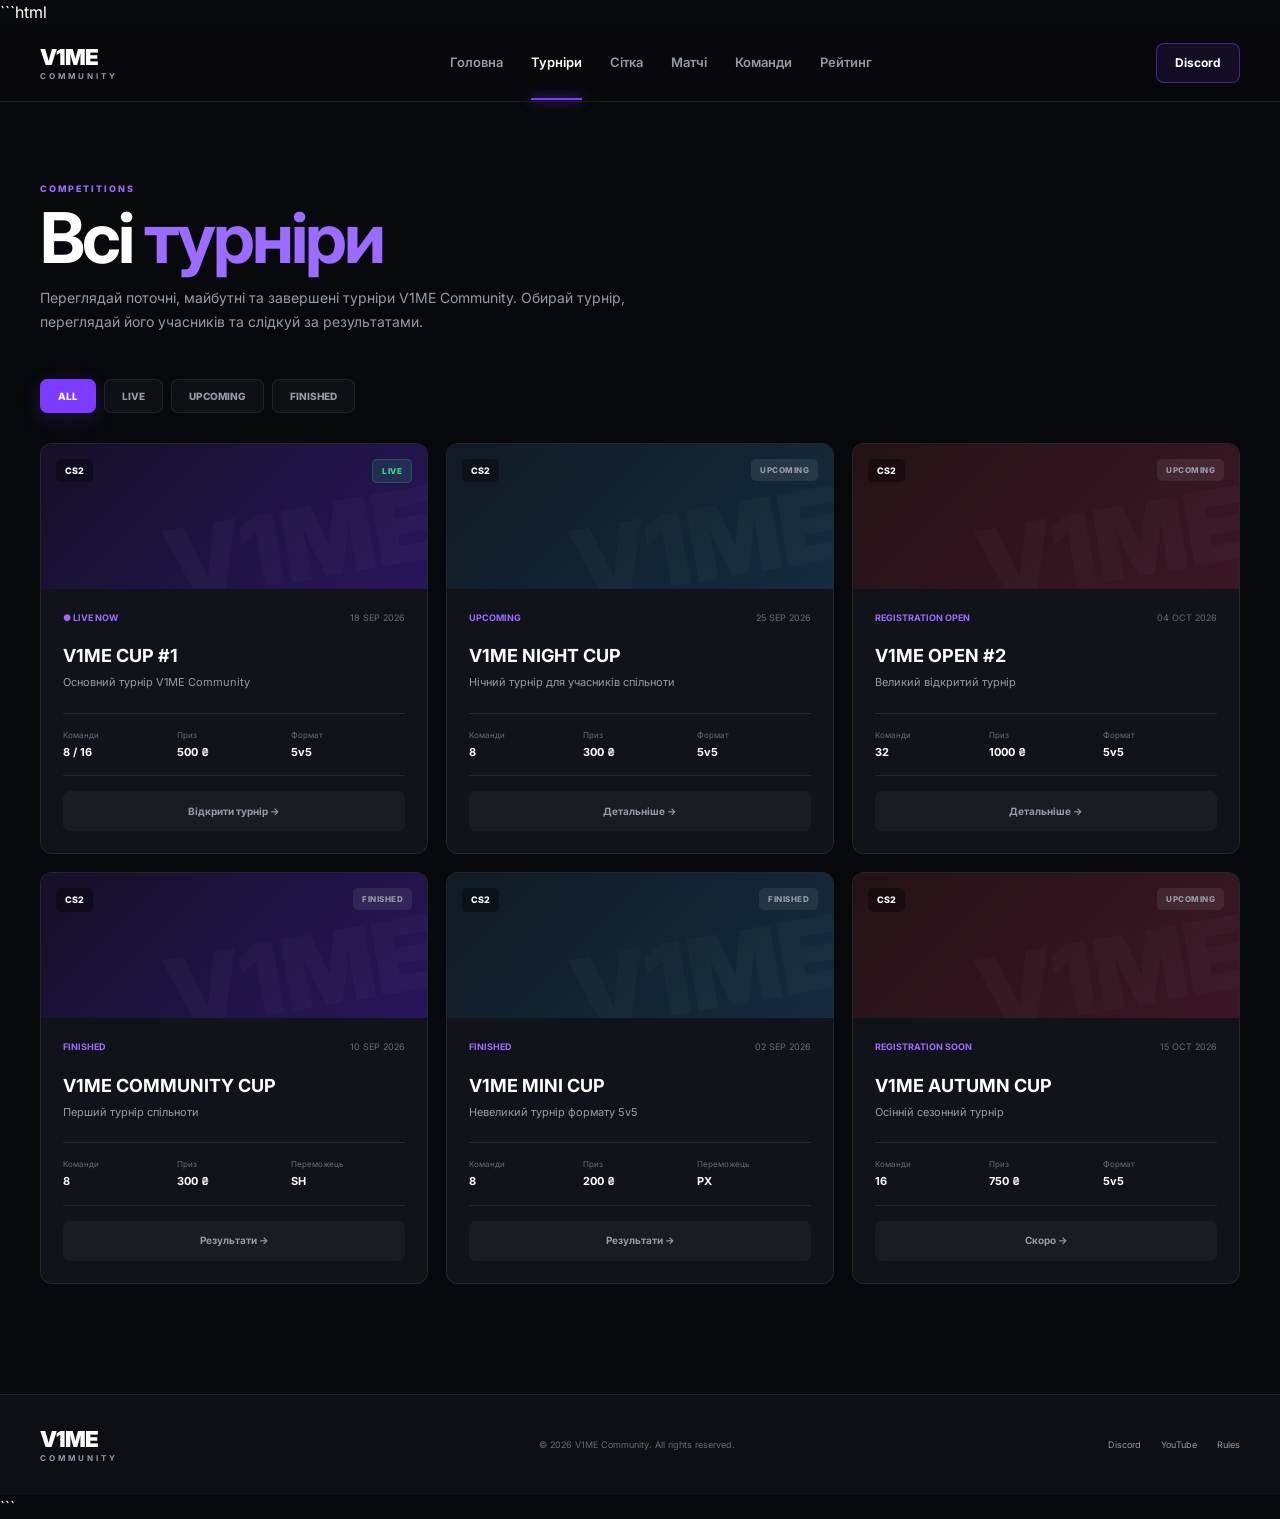
<file: tournaments.html>
```html
<!DOCTYPE html>
<html lang="uk">
<head>
    <meta charset="UTF-8">
    <meta name="viewport" content="width=device-width, initial-scale=1.0">

    <title>Турніри — V1ME Community</title>

    <link rel="stylesheet" href="style.css">

    <style>
        /* =========================
           TOURNAMENTS PAGE
        ========================= */

        .tournaments-page {
            padding: 80px 0 110px;
            min-height: calc(100vh - 178px);
        }

        .page-heading {
            margin-bottom: 45px;
        }

        .page-heading h1 {
            font-size: clamp(42px, 6vw, 70px);
            line-height: 0.95;
            letter-spacing: -3px;
            margin-bottom: 15px;
        }

        .page-heading h1 span {
            color: var(--accent-light);
        }

        .page-heading p {
            max-width: 650px;
            color: var(--text-secondary);
            font-size: 14px;
            line-height: 1.7;
        }

        /* FILTERS */

        .filters {
            display: flex;
            align-items: center;
            gap: 8px;
            margin-bottom: 30px;
            flex-wrap: wrap;
        }

        .filter-button {
            border: 1px solid var(--border);
            background: rgba(255,255,255,0.03);
            color: var(--text-secondary);

            padding: 10px 17px;

            border-radius: 7px;

            font-family: inherit;
            font-size: 10px;
            font-weight: 800;

            cursor: pointer;

            transition: 0.25s ease;
        }

        .filter-button:hover {
            color: white;
            border-color: rgba(255,255,255,0.2);
        }

        .filter-button.active {
            color: white;
            background: var(--accent);
            border-color: var(--accent);

            box-shadow: 0 5px 20px rgba(124,60,255,0.2);
        }

        /* TOURNAMENT LIST */

        .all-tournaments {
            display: grid;

            grid-template-columns: repeat(3, 1fr);

            gap: 18px;
        }

        .tournament-card.hidden {
            display: none;
        }

        /* EXTRA CARD INFORMATION */

        .tournament-meta {
            display: flex;

            align-items: center;
            justify-content: space-between;

            margin-bottom: 18px;

            color: var(--text-secondary);

            font-size: 9px;
        }

        .tournament-meta span:first-child {
            color: var(--accent-light);
            font-weight: 700;
        }

        .tournament-date {
            color: var(--text-dark);
        }

        /* EMPTY MESSAGE */

        .no-results {
            display: none;

            padding: 70px 20px;

            border: 1px solid var(--border);
            border-radius: 12px;

            text-align: center;

            background: var(--card);
        }

        .no-results.show {
            display: block;
        }

        .no-results h3 {
            margin-bottom: 8px;
            font-size: 20px;
        }

        .no-results p {
            color: var(--text-secondary);
            font-size: 12px;
        }

        /* PAGE RESPONSIVE */

        @media (max-width: 1000px) {

            .all-tournaments {
                grid-template-columns: repeat(2, 1fr);
            }

        }

        @media (max-width: 650px) {

            .tournaments-page {
                padding: 60px 0 80px;
            }

            .all-tournaments {
                grid-template-columns: 1fr;
            }

            .page-heading h1 {
                letter-spacing: -2px;
            }

            .filters {
                width: 100%;
            }

            .filter-button {
                flex: 1;
            }

        }
    </style>
</head>


<body>


<!-- =========================
     HEADER
========================= -->

<header class="header">

    <div class="container header-content">

        <a href="index.html" class="logo">
            <span>V1ME</span>
            <small>COMMUNITY</small>
        </a>


        <nav class="nav">

            <a href="index.html">
                Головна
            </a>

            <a href="tournaments.html" class="active">
                Турніри
            </a>

            <a href="tournament.html">
                Сітка
            </a>

            <a href="#">
                Матчі
            </a>

            <a href="#">
                Команди
            </a>

            <a href="#">
                Рейтинг
            </a>

        </nav>


        <a href="#" class="discord-button">
            Discord
        </a>

    </div>

</header>



<!-- =========================
     MAIN
========================= -->

<main>

    <section class="tournaments-page">

        <div class="container">


            <!-- PAGE HEADING -->

            <div class="page-heading">

                <span class="section-label">
                    COMPETITIONS
                </span>

                <h1>
                    Всі <span>турніри</span>
                </h1>

                <p>
                    Переглядай поточні, майбутні та завершені
                    турніри V1ME Community. Обирай турнір,
                    переглядай його учасників та слідкуй за результатами.
                </p>

            </div>



            <!-- FILTERS -->

            <div class="filters">

                <button
                    class="filter-button active"
                    data-filter="all">
                    ALL
                </button>

                <button
                    class="filter-button"
                    data-filter="live">
                    LIVE
                </button>

                <button
                    class="filter-button"
                    data-filter="upcoming">
                    UPCOMING
                </button>

                <button
                    class="filter-button"
                    data-filter="finished">
                    FINISHED
                </button>

            </div>



            <!-- TOURNAMENTS -->

            <div class="all-tournaments" id="tournamentList">


                <!-- =========================
                     TOURNAMENT 1
                ========================= -->

                <article
                    class="tournament-card"
                    data-status="live">

                    <div class="tournament-image">

                        <span class="game-tag">
                            CS2
                        </span>

                        <span class="status-tag live-tag">
                            LIVE
                        </span>

                    </div>


                    <div class="tournament-content">

                        <div class="tournament-meta">

                            <span>
                                ● LIVE NOW
                            </span>

                            <span class="tournament-date">
                                18 SEP 2026
                            </span>

                        </div>


                        <h3>
                            V1ME CUP #1
                        </h3>

                        <p>
                            Основний турнір V1ME Community
                        </p>


                        <div class="tournament-info">

                            <div>
                                <small>
                                    Команди
                                </small>

                                <strong>
                                    8 / 16
                                </strong>
                            </div>


                            <div>
                                <small>
                                    Приз
                                </small>

                                <strong>
                                    500 ₴
                                </strong>
                            </div>


                            <div>
                                <small>
                                    Формат
                                </small>

                                <strong>
                                    5v5
                                </strong>
                            </div>

                        </div>


                        <a
                            href="tournament.html"
                            class="small-button">

                            Відкрити турнір →

                        </a>

                    </div>

                </article>



                <!-- =========================
                     TOURNAMENT 2
                ========================= -->

                <article
                    class="tournament-card"
                    data-status="upcoming">

                    <div class="tournament-image second">

                        <span class="game-tag">
                            CS2
                        </span>

                        <span class="status-tag upcoming-tag">
                            UPCOMING
                        </span>

                    </div>


                    <div class="tournament-content">

                        <div class="tournament-meta">

                            <span>
                                UPCOMING
                            </span>

                            <span class="tournament-date">
                                25 SEP 2026
                            </span>

                        </div>


                        <h3>
                            V1ME NIGHT CUP
                        </h3>

                        <p>
                            Нічний турнір для учасників спільноти
                        </p>


                        <div class="tournament-info">

                            <div>
                                <small>
                                    Команди
                                </small>

                                <strong>
                                    8
                                </strong>
                            </div>


                            <div>
                                <small>
                                    Приз
                                </small>

                                <strong>
                                    300 ₴
                                </strong>
                            </div>


                            <div>
                                <small>
                                    Формат
                                </small>

                                <strong>
                                    5v5
                                </strong>
                            </div>

                        </div>


                        <a
                            href="tournament.html"
                            class="small-button">

                            Детальніше →

                        </a>

                    </div>

                </article>



                <!-- =========================
                     TOURNAMENT 3
                ========================= -->

                <article
                    class="tournament-card"
                    data-status="upcoming">

                    <div class="tournament-image third">

                        <span class="game-tag">
                            CS2
                        </span>

                        <span class="status-tag upcoming-tag">
                            UPCOMING
                        </span>

                    </div>


                    <div class="tournament-content">

                        <div class="tournament-meta">

                            <span>
                                REGISTRATION OPEN
                            </span>

                            <span class="tournament-date">
                                04 OCT 2026
                            </span>

                        </div>


                        <h3>
                            V1ME OPEN #2
                        </h3>

                        <p>
                            Великий відкритий турнір
                        </p>


                        <div class="tournament-info">

                            <div>
                                <small>
                                    Команди
                                </small>

                                <strong>
                                    32
                                </strong>
                            </div>


                            <div>
                                <small>
                                    Приз
                                </small>

                                <strong>
                                    1000 ₴
                                </strong>
                            </div>


                            <div>
                                <small>
                                    Формат
                                </small>

                                <strong>
                                    5v5
                                </strong>
                            </div>

                        </div>


                        <a
                            href="tournament.html"
                            class="small-button">

                            Детальніше →

                        </a>

                    </div>

                </article>



                <!-- =========================
                     TOURNAMENT 4
                ========================= -->

                <article
                    class="tournament-card"
                    data-status="finished">

                    <div class="tournament-image">

                        <span class="game-tag">
                            CS2
                        </span>

                        <span
                            class="status-tag"
                            style="
                                background: rgba(255,255,255,0.07);
                                color: #969aa8;
                            ">

                            FINISHED

                        </span>

                    </div>


                    <div class="tournament-content">

                        <div class="tournament-meta">

                            <span>
                                FINISHED
                            </span>

                            <span class="tournament-date">
                                10 SEP 2026
                            </span>

                        </div>


                        <h3>
                            V1ME COMMUNITY CUP
                        </h3>

                        <p>
                            Перший турнір спільноти
                        </p>


                        <div class="tournament-info">

                            <div>
                                <small>
                                    Команди
                                </small>

                                <strong>
                                    8
                                </strong>
                            </div>


                            <div>
                                <small>
                                    Приз
                                </small>

                                <strong>
                                    300 ₴
                                </strong>
                            </div>


                            <div>
                                <small>
                                    Переможець
                                </small>

                                <strong>
                                    SH
                                </strong>
                            </div>

                        </div>


                        <a
                            href="tournament.html"
                            class="small-button">

                            Результати →

                        </a>

                    </div>

                </article>



                <!-- =========================
                     TOURNAMENT 5
                ========================= -->

                <article
                    class="tournament-card"
                    data-status="finished">

                    <div class="tournament-image second">

                        <span class="game-tag">
                            CS2
                        </span>

                        <span
                            class="status-tag"
                            style="
                                background: rgba(255,255,255,0.07);
                                color: #969aa8;
                            ">

                            FINISHED

                        </span>

                    </div>


                    <div class="tournament-content">

                        <div class="tournament-meta">

                            <span>
                                FINISHED
                            </span>

                            <span class="tournament-date">
                                02 SEP 2026
                            </span>

                        </div>


                        <h3>
                            V1ME MINI CUP
                        </h3>

                        <p>
                            Невеликий турнір формату 5v5
                        </p>


                        <div class="tournament-info">

                            <div>
                                <small>
                                    Команди
                                </small>

                                <strong>
                                    8
                                </strong>
                            </div>


                            <div>
                                <small>
                                    Приз
                                </small>

                                <strong>
                                    200 ₴
                                </strong>
                            </div>


                            <div>
                                <small>
                                    Переможець
                                </small>

                                <strong>
                                    PX
                                </strong>
                            </div>

                        </div>


                        <a
                            href="tournament.html"
                            class="small-button">

                            Результати →

                        </a>

                    </div>

                </article>



                <!-- =========================
                     TOURNAMENT 6
                ========================= -->

                <article
                    class="tournament-card"
                    data-status="upcoming">

                    <div class="tournament-image third">

                        <span class="game-tag">
                            CS2
                        </span>

                        <span class="status-tag upcoming-tag">
                            UPCOMING
                        </span>

                    </div>


                    <div class="tournament-content">

                        <div class="tournament-meta">

                            <span>
                                REGISTRATION SOON
                            </span>

                            <span class="tournament-date">
                                15 OCT 2026
                            </span>

                        </div>


                        <h3>
                            V1ME AUTUMN CUP
                        </h3>

                        <p>
                            Осінній сезонний турнір
                        </p>


                        <div class="tournament-info">

                            <div>
                                <small>
                                    Команди
                                </small>

                                <strong>
                                    16
                                </strong>
                            </div>


                            <div>
                                <small>
                                    Приз
                                </small>

                                <strong>
                                    750 ₴
                                </strong>
                            </div>


                            <div>
                                <small>
                                    Формат
                                </small>

                                <strong>
                                    5v5
                                </strong>
                            </div>

                        </div>


                        <a
                            href="tournament.html"
                            class="small-button">

                            Скоро →

                        </a>

                    </div>

                </article>


            </div>



            <!-- NO RESULTS -->

            <div
                class="no-results"
                id="noResults">

                <h3>
                    Турнірів не знайдено
                </h3>

                <p>
                    У цій категорії поки немає турнірів.
                </p>

            </div>


        </div>

    </section>

</main>



<!-- =========================
     FOOTER
========================= -->

<footer class="footer">

    <div class="container footer-content">

        <div class="logo">

            <span>
                V1ME
            </span>

            <small>
                COMMUNITY
            </small>

        </div>


        <p>
            © 2026 V1ME Community. All rights reserved.
        </p>


        <div class="footer-links">

            <a href="#">
                Discord
            </a>

            <a href="#">
                YouTube
            </a>

            <a href="#">
                Rules
            </a>

        </div>

    </div>

</footer>



<!-- =========================
     FILTER JAVASCRIPT
========================= -->

<script>

    const filterButtons =
        document.querySelectorAll('.filter-button');

    const tournaments =
        document.querySelectorAll('.tournament-card');

    const noResults =
        document.getElementById('noResults');


    filterButtons.forEach(button => {

        button.addEventListener('click', () => {

            /*
             * Remove active state
             * from all buttons
             */

            filterButtons.forEach(btn => {
                btn.classList.remove('active');
            });


            /*
             * Activate clicked button
             */

            button.classList.add('active');


            /*
             * Get selected filter
             */

            const filter =
                button.dataset.filter;


            let visibleCount = 0;


            /*
             * Check every tournament
             */

            tournaments.forEach(tournament => {

                const status =
                    tournament.dataset.status;


                /*
                 * Show all tournaments
                 */

                if (filter === 'all') {

                    tournament.classList.remove('hidden');

                    visibleCount++;

                    return;
                }


                /*
                 * Show selected status
                 */

                if (status === filter) {

                    tournament.classList.remove('hidden');

                    visibleCount++;

                } else {

                    tournament.classList.add('hidden');

                }

            });


            /*
             * Show "no results"
             * if nothing was found
             */

            if (visibleCount === 0) {

                noResults.classList.add('show');

            } else {

                noResults.classList.remove('show');

            }

        });

    });

</script>


</body>
</html>
```
</file>
<file: style.css>
/* =========================
   V1ME COMMUNITY
   MAIN STYLES
========================= */

@import url('https://fonts.googleapis.com/css2?family=Inter:wght@400;500;600;700;800;900&display=swap');


/* =========================
   VARIABLES
========================= */

:root {
    --bg: #08090d;
    --bg-secondary: #0d0f15;
    --card: #11131a;
    --card-hover: #161923;

    --text: #ffffff;
    --text-secondary: #969aa8;
    --text-dark: #686c79;

    --accent: #7c3cff;
    --accent-light: #9c6bff;

    --border: rgba(255, 255, 255, 0.08);

    --green: #35e58b;
    --red: #ff4d67;

    --container: 1200px;
}


/* =========================
   RESET
========================= */

* {
    margin: 0;
    padding: 0;
    box-sizing: border-box;
}

html {
    scroll-behavior: smooth;
}

body {
    background: var(--bg);
    color: var(--text);
    font-family: 'Inter', sans-serif;

    min-height: 100vh;

    line-height: 1.5;
}

a {
    text-decoration: none;
    color: inherit;
}

button,
a {
    -webkit-tap-highlight-color: transparent;
}


/* =========================
   CONTAINER
========================= */

.container {
    width: min(var(--container), calc(100% - 40px));
    margin: 0 auto;
}


/* =========================
   HEADER
========================= */

.header {
    height: 78px;

    position: sticky;
    top: 0;
    z-index: 1000;

    background: rgba(8, 9, 13, 0.88);

    backdrop-filter: blur(16px);
    -webkit-backdrop-filter: blur(16px);

    border-bottom: 1px solid var(--border);
}

.header-content {
    height: 100%;

    display: flex;
    align-items: center;
    justify-content: space-between;

    gap: 30px;
}


/* =========================
   LOGO
========================= */

.logo {
    display: flex;
    flex-direction: column;

    line-height: 1;

    min-width: 125px;
}

.logo span {
    font-size: 22px;
    font-weight: 900;

    letter-spacing: -1px;
}

.logo small {
    margin-top: 4px;

    color: var(--text-secondary);

    font-size: 8px;
    font-weight: 700;

    letter-spacing: 3px;
}


/* =========================
   NAVIGATION
========================= */

.nav {
    display: flex;
    align-items: center;

    gap: 28px;
}

.nav a {
    position: relative;

    color: var(--text-secondary);

    font-size: 13px;
    font-weight: 600;

    transition: 0.25s ease;
}

.nav a:hover {
    color: white;
}

.nav a.active {
    color: white;
}

.nav a.active::after {
    content: '';

    position: absolute;

    left: 0;
    right: 0;
    bottom: -28px;

    height: 2px;

    background: var(--accent);

    box-shadow: 0 0 12px var(--accent);
}


/* =========================
   DISCORD BUTTON
========================= */

.discord-button {
    padding: 10px 18px;

    border: 1px solid rgba(124, 60, 255, 0.5);

    background: rgba(124, 60, 255, 0.1);

    border-radius: 8px;

    font-size: 12px;
    font-weight: 700;

    transition: 0.25s ease;
}

.discord-button:hover {
    background: var(--accent);

    border-color: var(--accent);

    transform: translateY(-2px);

    box-shadow: 0 8px 25px rgba(124, 60, 255, 0.25);
}


/* =========================
   HERO
========================= */

.hero {
    position: relative;

    min-height: 650px;

    display: flex;
    align-items: center;

    overflow: hidden;

    background:
        radial-gradient(
            circle at 75% 45%,
            rgba(124, 60, 255, 0.15),
            transparent 35%
        );
}

.hero::before {
    content: '';

    position: absolute;

    width: 500px;
    height: 500px;

    right: -200px;
    top: 80px;

    border-radius: 50%;

    background: rgba(124, 60, 255, 0.08);

    filter: blur(100px);
}

.hero-content {
    position: relative;
    z-index: 2;

    display: grid;

    grid-template-columns: 1.2fr 0.8fr;

    align-items: center;

    gap: 80px;
}


/* =========================
   HERO TEXT
========================= */

.status {
    display: inline-flex;

    align-items: center;

    gap: 8px;

    margin-bottom: 22px;

    padding: 7px 12px;

    border: 1px solid rgba(53, 229, 139, 0.2);

    border-radius: 30px;

    background: rgba(53, 229, 139, 0.05);

    color: var(--green);

    font-size: 10px;
    font-weight: 800;

    letter-spacing: 1px;
}

.hero h1 {
    font-size: clamp(58px, 8vw, 105px);

    line-height: 0.85;

    font-weight: 900;

    letter-spacing: -5px;

    margin-bottom: 30px;
}

.hero h1 span {
    color: transparent;

    -webkit-text-stroke: 1px rgba(255, 255, 255, 0.5);
}

.hero-text p {
    color: var(--text-secondary);

    font-size: 16px;

    line-height: 1.8;

    margin-bottom: 35px;
}


/* =========================
   BUTTONS
========================= */

.hero-buttons {
    display: flex;

    align-items: center;

    gap: 12px;

    flex-wrap: wrap;
}

.button {
    display: inline-flex;

    align-items: center;
    justify-content: center;

    min-height: 46px;

    padding: 0 22px;

    border-radius: 8px;

    font-size: 12px;
    font-weight: 700;

    transition: 0.25s ease;
}

.button.primary {
    background: var(--accent);

    box-shadow:
        0 8px 30px rgba(124, 60, 255, 0.25);
}

.button.primary:hover {
    background: var(--accent-light);

    transform: translateY(-3px);

    box-shadow:
        0 12px 35px rgba(124, 60, 255, 0.4);
}

.button.secondary {
    border: 1px solid var(--border);

    background: rgba(255, 255, 255, 0.03);

    color: var(--text-secondary);
}

.button.secondary:hover {
    color: white;

    border-color: rgba(255, 255, 255, 0.2);

    background: rgba(255, 255, 255, 0.06);
}


/* =========================
   HERO CARD
========================= */

.hero-card {
    padding: 28px;

    border: 1px solid var(--border);

    border-radius: 14px;

    background:
        linear-gradient(
            145deg,
            rgba(255, 255, 255, 0.06),
            rgba(255, 255, 255, 0.015)
        );

    box-shadow:
        0 30px 80px rgba(0, 0, 0, 0.35);

    transition: 0.3s ease;
}

.hero-card:hover {
    transform: translateY(-5px);

    border-color: rgba(124, 60, 255, 0.35);
}

.card-top {
    display: flex;

    justify-content: space-between;

    margin-bottom: 35px;

    color: var(--text-secondary);

    font-size: 9px;
    font-weight: 800;

    letter-spacing: 1.5px;
}

.live {
    color: var(--green);
}

.hero-card h2 {
    font-size: 30px;

    margin-bottom: 10px;

    letter-spacing: -1px;
}

.game {
    color: var(--text-secondary);

    font-size: 12px;

    margin-bottom: 35px;
}

.prize {
    display: flex;

    align-items: center;
    justify-content: space-between;

    padding-bottom: 22px;

    border-bottom: 1px solid var(--border);
}

.prize small {
    color: var(--text-secondary);

    font-size: 9px;
    font-weight: 700;

    letter-spacing: 1px;
}

.prize strong {
    font-size: 26px;
}

.progress-info {
    display: flex;

    justify-content: space-between;

    margin-top: 22px;
    margin-bottom: 9px;

    color: var(--text-secondary);

    font-size: 10px;
}

.progress {
    height: 5px;

    overflow: hidden;

    border-radius: 20px;

    background: rgba(255, 255, 255, 0.07);
}

.progress-bar {
    width: 50%;
    height: 100%;

    background: var(--accent);

    border-radius: 20px;

    box-shadow: 0 0 12px rgba(124, 60, 255, 0.6);
}

.card-button {
    display: flex;

    align-items: center;
    justify-content: center;

    margin-top: 25px;

    height: 44px;

    border: 1px solid var(--border);

    border-radius: 7px;

    color: var(--text-secondary);

    font-size: 11px;
    font-weight: 700;

    transition: 0.25s ease;
}

.card-button:hover {
    color: white;

    border-color: var(--accent);

    background: rgba(124, 60, 255, 0.1);
}


/* =========================
   STATS
========================= */

.stats {
    border-top: 1px solid var(--border);
    border-bottom: 1px solid var(--border);

    background: var(--bg-secondary);
}

.stats-grid {
    display: grid;

    grid-template-columns: repeat(4, 1fr);
}

.stat {
    padding: 30px 20px;

    text-align: center;

    border-right: 1px solid var(--border);
}

.stat:last-child {
    border-right: none;
}

.stat strong {
    display: block;

    margin-bottom: 5px;

    font-size: 25px;
    font-weight: 800;
}

.stat span {
    color: var(--text-secondary);

    font-size: 10px;
}


/* =========================
   SECTIONS
========================= */

.section {
    padding: 100px 0;
}

.section-header {
    display: flex;

    align-items: flex-end;
    justify-content: space-between;

    margin-bottom: 35px;
}

.section-label {
    display: block;

    margin-bottom: 9px;

    color: var(--accent-light);

    font-size: 9px;
    font-weight: 800;

    letter-spacing: 2px;
}

.section-header h2 {
    font-size: 34px;

    letter-spacing: -1.5px;
}

.view-all {
    color: var(--text-secondary);

    font-size: 11px;
    font-weight: 700;

    transition: 0.2s ease;
}

.view-all:hover {
    color: white;
}


/* =========================
   TOURNAMENT GRID
========================= */

.tournament-grid {
    display: grid;

    grid-template-columns: repeat(3, 1fr);

    gap: 18px;
}

.tournament-card {
    overflow: hidden;

    border: 1px solid var(--border);

    border-radius: 12px;

    background: var(--card);

    transition: 0.3s ease;
}

.tournament-card:hover {
    transform: translateY(-6px);

    border-color: rgba(124, 60, 255, 0.35);

    background: var(--card-hover);

    box-shadow:
        0 20px 50px rgba(0, 0, 0, 0.25);
}


/* =========================
   TOURNAMENT IMAGE
========================= */

.tournament-image {
    position: relative;

    height: 145px;

    background:
        linear-gradient(
            135deg,
            #151027,
            #28165b
        );

    overflow: hidden;
}

.tournament-image::after {
    content: 'V1ME';

    position: absolute;

    right: -10px;
    bottom: -30px;

    font-size: 100px;

    font-weight: 900;

    color: rgba(255, 255, 255, 0.025);

    transform: rotate(-10deg);
}

.tournament-image.second {
    background:
        linear-gradient(
            135deg,
            #111a25,
            #142c3d
        );
}

.tournament-image.third {
    background:
        linear-gradient(
            135deg,
            #241216,
            #3b1725
        );
}

.game-tag {
    position: absolute;

    left: 15px;
    top: 15px;

    padding: 5px 9px;

    border-radius: 5px;

    background: rgba(0, 0, 0, 0.35);

    font-size: 9px;
    font-weight: 800;
}

.status-tag {
    position: absolute;

    right: 15px;
    top: 15px;

    padding: 5px 9px;

    border-radius: 5px;

    font-size: 8px;
    font-weight: 800;

    letter-spacing: 0.5px;
}

.live-tag {
    background: rgba(53, 229, 139, 0.12);

    color: var(--green);

    border: 1px solid rgba(53, 229, 139, 0.2);
}

.upcoming-tag {
    background: rgba(255, 255, 255, 0.08);

    color: var(--text-secondary);
}


/* =========================
   TOURNAMENT CONTENT
========================= */

.tournament-content {
    padding: 22px;
}

.tournament-content h3 {
    font-size: 18px;

    margin-bottom: 5px;
}

.tournament-content > p {
    color: var(--text-secondary);

    font-size: 11px;

    margin-bottom: 22px;
}

.tournament-info {
    display: grid;

    grid-template-columns: repeat(3, 1fr);

    padding: 15px 0;

    border-top: 1px solid var(--border);
    border-bottom: 1px solid var(--border);
}

.tournament-info div {
    display: flex;

    flex-direction: column;

    gap: 3px;
}

.tournament-info small {
    color: var(--text-dark);

    font-size: 8px;
}

.tournament-info strong {
    font-size: 11px;
}

.small-button {
    display: flex;

    align-items: center;
    justify-content: center;

    height: 40px;

    margin-top: 15px;

    border-radius: 7px;

    background: rgba(255, 255, 255, 0.04);

    color: var(--text-secondary);

    font-size: 10px;
    font-weight: 700;

    transition: 0.2s ease;
}

.small-button:hover {
    color: white;

    background: var(--accent);
}


/* =========================
   MATCHES
========================= */

.matches-section {
    padding-top: 20px;
}

.matches {
    display: flex;

    flex-direction: column;

    gap: 8px;
}

.match {
    display: grid;

    grid-template-columns: 90px 1fr 100px 1fr 100px;

    align-items: center;

    gap: 20px;

    min-height: 70px;

    padding: 10px 20px;

    border: 1px solid var(--border);

    border-radius: 9px;

    background: var(--card);

    transition: 0.2s ease;
}

.match:hover {
    border-color: rgba(255, 255, 255, 0.15);

    background: var(--card-hover);
}

.match-status {
    color: var(--text-dark);

    font-size: 8px;
    font-weight: 800;

    letter-spacing: 1px;
}

.live-status {
    color: var(--green);
}

.team {
    display: flex;

    align-items: center;

    gap: 10px;

    font-size: 11px;
}

.team:nth-child(4) {
    justify-content: flex-end;
}

.team-logo {
    display: flex;

    align-items: center;
    justify-content: center;

    width: 34px;
    height: 34px;

    border-radius: 7px;

    background: rgba(124, 60, 255, 0.12);

    color: var(--accent-light);

    font-size: 9px;
    font-weight: 800;
}

.score {
    text-align: center;

    font-size: 17px;
    font-weight: 800;
}

.match-map {
    text-align: right;

    color: var(--text-secondary);

    font-size: 10px;
}


/* =========================
   CTA
========================= */

.cta {
    padding: 40px 0 100px;
}

.cta-box {
    position: relative;

    overflow: hidden;

    padding: 70px 40px;

    border: 1px solid rgba(124, 60, 255, 0.2);

    border-radius: 14px;

    text-align: center;

    background:
        radial-gradient(
            circle at center,
            rgba(124, 60, 255, 0.14),
            transparent 60%
        ),
        var(--card);
}

.cta-box h2 {
    margin-bottom: 12px;

    font-size: 38px;

    letter-spacing: -1.5px;
}

.cta-box p {
    max-width: 500px;

    margin: 0 auto 28px;

    color: var(--text-secondary);

    font-size: 12px;
}


/* =========================
   FOOTER
========================= */

.footer {
    border-top: 1px solid var(--border);

    background: var(--bg-secondary);
}

.footer-content {
    min-height: 100px;

    display: flex;

    align-items: center;
    justify-content: space-between;

    gap: 20px;
}

.footer p {
    color: var(--text-dark);

    font-size: 9px;
}

.footer-links {
    display: flex;

    gap: 20px;
}

.footer-links a {
    color: var(--text-secondary);

    font-size: 9px;

    transition: 0.2s ease;
}

.footer-links a:hover {
    color: white;
}


/* =========================
   SCROLLBAR
========================= */

::-webkit-scrollbar {
    width: 7px;
}

::-webkit-scrollbar-track {
    background: var(--bg);
}

::-webkit-scrollbar-thumb {
    background: #292b35;

    border-radius: 10px;
}

::-webkit-scrollbar-thumb:hover {
    background: var(--accent);
}


/* =========================
   SELECTION
========================= */

::selection {
    background: var(--accent);

    color: white;
}


/* =========================
   ANIMATIONS
========================= */

@keyframes fadeUp {

    from {
        opacity: 0;

        transform: translateY(20px);
    }

    to {
        opacity: 1;

        transform: translateY(0);
    }

}

.hero-text {
    animation: fadeUp 0.7s ease forwards;
}

.hero-card {
    animation: fadeUp 0.9s ease forwards;
}


/* =========================
   RESPONSIVE
========================= */

@media (max-width: 1000px) {

    .nav {
        gap: 15px;
    }

    .hero-content {
        grid-template-columns: 1fr;

        gap: 50px;

        padding: 70px 0;
    }

    .hero {
        min-height: auto;
    }

    .hero-card {
        max-width: 600px;
    }

    .tournament-grid {
        grid-template-columns: repeat(2, 1fr);
    }

}


@media (max-width: 750px) {

    .header {
        height: auto;
    }

    .header-content {
        padding: 18px 0;

        flex-wrap: wrap;

        justify-content: center;
    }

    .logo {
        margin-right: auto;
    }

    .nav {
        order: 3;

        width: 100%;

        overflow-x: auto;

        justify-content: flex-start;

        padding-bottom: 5px;
    }

    .nav a {
        white-space: nowrap;
    }

    .nav a.active::after {
        bottom: -7px;
    }

    .discord-button {
        margin-left: auto;
    }

    .hero h1 {
        font-size: 65px;

        letter-spacing: -3px;
    }

    .stats-grid {
        grid-template-columns: repeat(2, 1fr);
    }

    .stat:nth-child(2) {
        border-right: none;
    }

    .stat:nth-child(-n + 2) {
        border-bottom: 1px solid var(--border);
    }

    .tournament-grid {
        grid-template-columns: 1fr;
    }

    .match {
        grid-template-columns: 65px 1fr 70px;

        gap: 10px;
    }

    .match .team:nth-child(4) {
        display: none;
    }

    .match-map {
        display: none;
    }

    .cta-box {
        padding: 50px 20px;
    }

    .cta-box h2 {
        font-size: 28px;
    }

    .footer-content {
        padding: 30px 0;

        flex-direction: column;

        text-align: center;
    }

}


@media (max-width: 480px) {

    .container {
        width: min(100% - 24px, var(--container));
    }

    .hero {
        padding-top: 20px;
    }

    .hero h1 {
        font-size: 55px;
    }

    .hero-text p {
        font-size: 14px;
    }

    .hero-buttons {
        flex-direction: column;

        align-items: stretch;
    }

    .hero-buttons .button {
        width: 100%;
    }

    .hero-card {
        padding: 20px;
    }

    .section {
        padding: 70px 0;
    }

    .section-header {
        align-items: flex-start;

        flex-direction: column;

        gap: 15px;
    }

    .section-header h2 {
        font-size: 28px;
    }

    .match {
        padding: 10px;
    }

}
</file>
